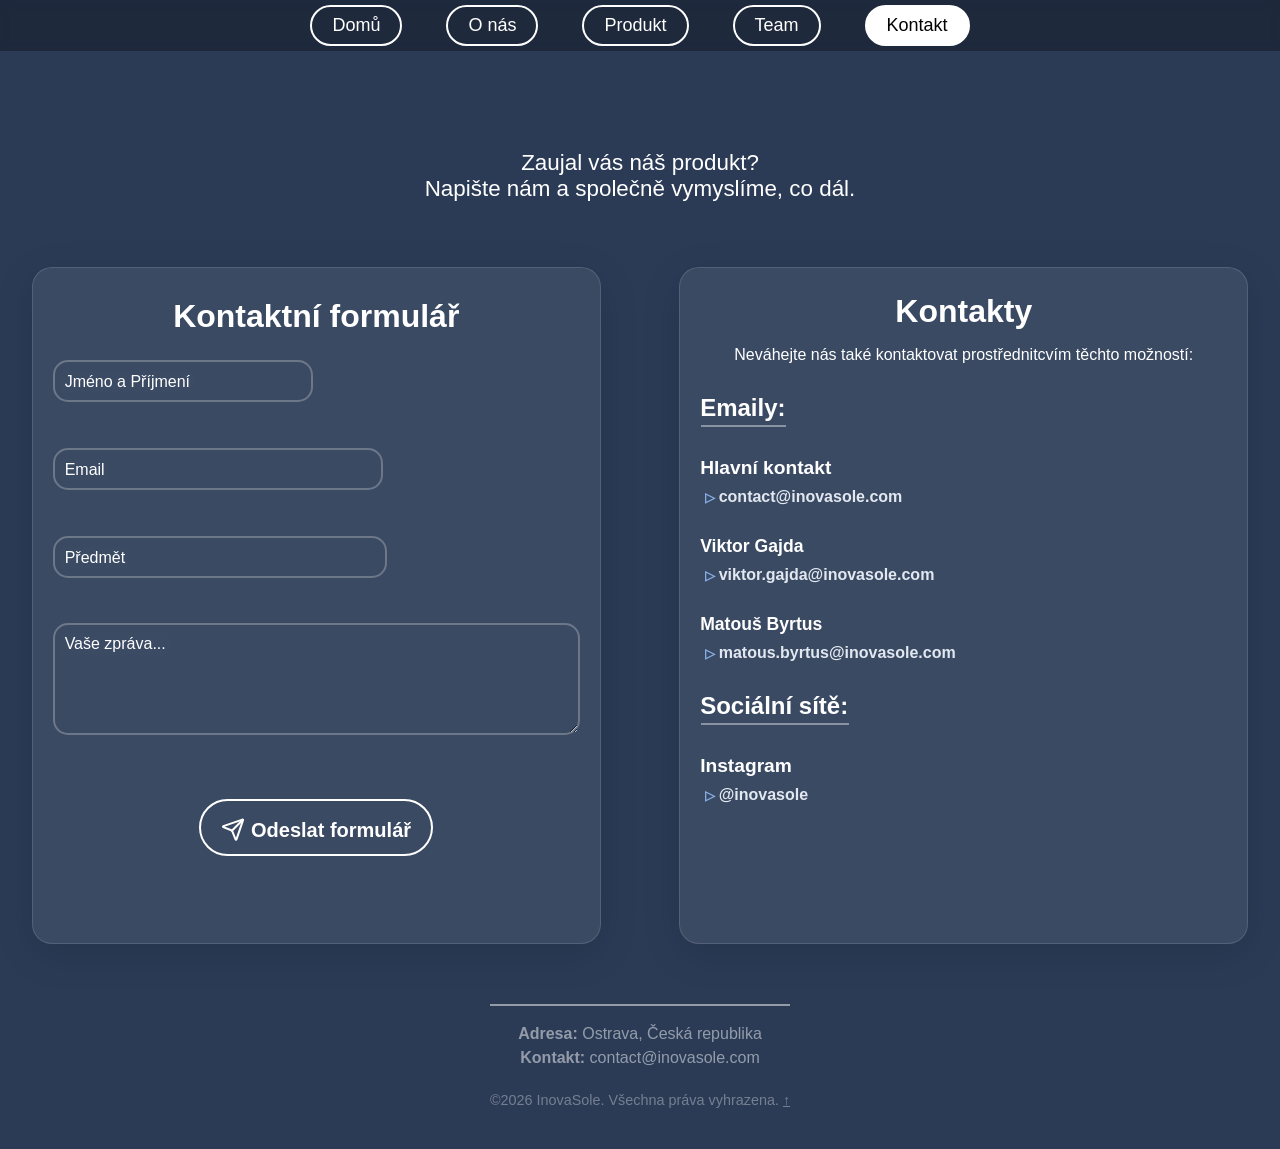
<file: kontakt.html>
<!doctype html>
<html lang="cs">
  <head>
    <meta charset="UTF-8" />
    <meta name="viewport" content="width=device-width, initial-scale=1.0" />
    <title>Kontakt | InovaSole</title>

    <!--  FAVICONY - první svg (preferované), .ico se nelinkuje aby se stránka načetla rychleji, pro starší prohlížeče je ponechána v kořenovém adresáři  -->

    <link rel="icon" type="image/svg+xml" href="/favicon/favicon.svg" />
    <link rel="icon" type="image/png" href="/favicon/favicon-96x96.png" sizes="96x96" />
    <link rel="apple-touch-icon" sizes="180x180" href="/favicon/apple-touch-icon.png" />
    <meta name="apple-mobile-web-app-title" content="InovaSole" />
    <link rel="manifest" href="/favicon/site.webmanifest" />

    <link rel="stylesheet" href="kontakt-styly.css" />

    <script src="JAVASCRIPT NOW.js" defer></script>
    <script src="kontakt-script.js" defer></script>

  </head>
  <body class="kontakt-bg">
    <header>
      <nav class="horni-lista">
        <div id="menu" class="visible">
          <a href="index.html" class="nav-odkaz-domu">Domů</a>
          <a href="o-nas.html" class="produkt">O nás</a>
          <a href="produkt.html" class="produkt">Produkt</a>
          <a href="Sole Sens team.html" class="team">Team</a>
          <a href="kontakt.html" class="produkt active">Kontakt</a>
        </div>
      </nav>

      <div style="display: flex; justify-content: flex-end">
        <header class="navbar">
          <button class="hamburger" id="hamburger" aria-label="Otevřít navigaci">
            <span></span>
            <span></span>
            <span></span>
          </button>
        </header>

        <nav class="mobilni-menu" role="navigation" aria-label="Hlavní navigace">

          <ul class="mobile-nav">
            <li><a href="index.html">Domů</a></li>
            <li><a href="o-nas.html" class="active">O nás</a></li>
            <li><a href="produkt.html">Produkt</a></li>
            <li><a href="Sole Sens team.html">Team</a></li>
            <li><a href="kontakt.html" class="nav-active">kontakt</a></li>
          </ul>

        </nav>

      </div>
    </header>

    <main class="formular-main">

      <p class="desktop-podnadpis">Zaujal vás náš produkt?<br>Napište nám a společně vymyslíme, co dál.</p>

      <section class="formular-section">

      <h1 class="formular-nadpis" style="">Kontaktní formulář</h1>
      <p class="formular-podnadpis" style="">Zaujal vás náš produkt?<br>Napište nám a společně vymyslíme, co dál.</p>

        <form style="" class="formular-form" action="https://formsubmit.co/469afa659f72bcad3911eb48faa24648" method="POST">

          <h2 class="desktop-nadpis">Kontaktní formulář</h2>

          <div class="formular-groups-around-div">

            <div class="formular-jmeno">
              <div class="formular-jmeno-pole">
                <input class="formular-jmeno-input" type="text" id="formular-jmeno" name="jméno" autocomplete="name" placeholder=" ">
                <label class="formular-jmeno-label" for="formular-jmeno">Jméno a Příjmení</label>
                <span class="formular-jmeno-validace">

                  <svg class="ikona-valid" width="16" height="16" viewBox="0 0 24 24" fill="none" stroke="#4ade80" stroke-width="2.5" stroke-linecap="round" stroke-linejoin="round">
                    <polyline points="18 5 9 18 5 13"></polyline>
                  </svg>

                  <svg class="ikona-invalid" width="16" height="16" viewBox="0 0 24 24" fill="none" stroke="#ff6b6b" stroke-width="2.5" stroke-linecap="round" stroke-linejoin="round">
                    <line x1="18" y1="6" x2="6" y2="18"></line>
                    <line x1="6" y1="6" x2="18" y2="18"></line>
                  </svg>

                </span>
              </div>
              <small class="formular-jmeno-hlaska"></small>
            </div>

            <div class="formular-email">
              <div class="formular-email-pole">
                <input class="formular-email-input" type="email" id="formular-email" name="email" autocomplete="email" placeholder=" ">
                <label class="formular-email-label" for="formular-email">Email</label>
                <span class="formular-email-validace">

                  <svg class="ikona-valid" width="16" height="16" viewBox="0 0 24 24" fill="none" stroke="#4ade80" stroke-width="2.5" stroke-linecap="round" stroke-linejoin="round">
                    <polyline points="18 5 9 18 5 13"></polyline>
                  </svg>

                  <svg class="ikona-invalid" width="16" height="16" viewBox="0 0 24 24" fill="none" stroke="#ff6b6b" stroke-width="2.5" stroke-linecap="round" stroke-linejoin="round">
                    <line x1="18" y1="6" x2="6" y2="18"></line>
                    <line x1="6" y1="6" x2="18" y2="18"></line>
                  </svg>

                </span>
              </div>
              <small class="formular-email-hlaska"></small>
            </div>

            <div class="formular-predmet">
              <div class="formular-predmet-pole">
                <input class="formular-predmet-input" type="text" name="předmět" id="formular-predmet" placeholder=" ">
                <label class="formular-predmet-label" for="formular-predmet">Předmět</label>
                <span class="formular-predmet-validace">

                  <svg class="ikona-valid" width="16" height="16" viewBox="0 0 24 24" fill="none" stroke="#4ade80" stroke-width="2.5" stroke-linecap="round" stroke-linejoin="round">
                    <polyline points="18 5 9 18 5 13"></polyline>
                  </svg>

                  <svg class="ikona-invalid" width="16" height="16" viewBox="0 0 24 24" fill="none" stroke="#ff6b6b" stroke-width="2.5" stroke-linecap="round" stroke-linejoin="round">
                    <line x1="18" y1="6" x2="6" y2="18"></line>
                    <line x1="6" y1="6" x2="18" y2="18"></line>
                  </svg>

                </span>
              </div>
              <small class="formular-predmet-hlaska"></small>
            </div>

            <div class="formular-zprava">
              <small class="formular-zprava-hlaska"></small>
                <textarea class="formular-zprava-textarea" name="zpráva" id="formular-zprava" placeholder=" "></textarea>
                <label class="formular-zprava-label" for="formular-zprava">Vaše zpráva<span>...</span></label>
                <span class="formular-zprava-validace">

                  <svg class="ikona-valid" width="16" height="16" viewBox="0 0 24 24" fill="none" stroke="#4ade80" stroke-width="2.5" stroke-linecap="round" stroke-linejoin="round">
                    <polyline points="18 5 9 18 5 13"></polyline>
                  </svg>

                  <svg class="ikona-invalid" width="16" height="16" viewBox="0 0 24 24" fill="none" stroke="#ff6b6b" stroke-width="2.5" stroke-linecap="round" stroke-linejoin="round">
                    <line x1="18" y1="6" x2="6" y2="18"></line>
                    <line x1="6" y1="6" x2="18" y2="18"></line>
                  </svg>

                </span>
              <small class="formular-zprava-hlaska"></small>
            </div>

            <div class="formular-button">
              <button class="formular-submit" type="submit">
    
              <!-- ikona vlaštovky -->
              <span class="span-svg-vlastovka">
                <svg xmlns="http://www.w3.org/2000/svg" class="vlastovka-svg" width="24" height="24" viewBox="0 0 24 24" fill="none" stroke-width="2" stroke-linecap="round" stroke-linejoin="round">
                  <path d="M14.536 21.686a.5.5 0 0 0 .937-.024l6.5-19a.496.496 0 0 0-.635-.635l-19 6.5a.5.5 0 0 0-.024.937l7.93 3.18a2 2 0 0 1 1.112 1.11z"/>
                  <path d="m21.854 2.147-10.94 10.939"/>
                </svg>
              </span>

              <!-- ikona loaderu (defaultně skrytá) -->
              <span class="span-svg-loader" style="display: none;">
                <svg xmlns="http://www.w3.org/2000/svg" class="loader-svg" width="24" height="24" viewBox="0 0 24 24" fill="none" stroke-width="2.5" stroke-linecap="round" stroke-linejoin="round">
                  <path d="M21 12a9 9 0 1 1-6.21-8.58"/>
                </svg>
              </span>

                Odeslat formulář
              </button>
            </div>

            <p class="odeslani-hlaska" role="alert"></p>

          </div>

          <input type="hidden" name="_subject" id="subject" value="">
          <input type="hidden" name="_template" value="box">
          <input type="text" name="_honey" style="display: none;">
          <input type="hidden" name="_captcha" value="false">

          
        </form>

        <div class="podekovani-window" style="display: none;">
          <h2 class="podekovani-nadpis">Formulář byl odeslán!</h2>
          <p class="podekovani-text">Děkujeme za vaši zprávu. V nejbližší době se vám pokusíme ozvat prostřednictvím zadaného emailu.</p>
        </div>

      </section>

      <section class="kontakty-section">

        <div class="kontakty-window">
          <h1>Kontakty</h1>
          <p>Neváhejte nás také kontaktovat prostřednitcvím těchto možností:</p>

          <div class="kontakty-emaily">
            <h2>Emaily:</h2>
            <hr style="border: none; border-top: 2px solid rgba(255, 255, 255, 0.4); width: 85px; margin: 0 1px 30px; z-index: 2000;">
            <h3 class="hlavni-kontakt">Hlavní kontakt</h3>
            <a class="contact-inovasole-email" href="mailto:contact@inovasole.com"><span class="odrazka">▷ </span>contact@inovasole.com</a>

            <h3 class="osobni-kontakt">Viktor Gajda</h3>
            <a class="email-osobni" href="mailto:viktor.gajda@inovasole.com"><span class="odrazka">▷ </span>viktor.gajda@inovasole.com</a>

            <h3 class="osobni-kontakt">Matouš Byrtus</h3>
            <a class="email-osobni" href="mailto:matous.byrtus@inovasole.com"><span class="odrazka">▷ </span>matous.byrtus@inovasole.com</a>
          </div>

          <div class="socialni-site">
            <h2>Sociální sítě:</h2>
            <hr style="border: none; border-top: 2px solid rgba(255, 255, 255, 0.4); width: 148px; margin: 0 1px 30px; z-index: 2000;">
            <h3>Instagram</h3>
            <a href="https://www.instagram.com/inovasole" target="_blank"><span class="odrazka">▷ </span>@inovasole</a>
          </div>

        </div>

      </section>

    </main>

    <footer>
      <div class="ohraniceni">
        <p>
          <strong>Adresa: </strong>Ostrava, Česká republika <br />
          <strong>Kontakt: </strong>
          <a
            href="mailto:contact@inovasole.com"
            style="text-decoration: none; color: inherit"
            >contact@inovasole.com</a
          >
          <br />
        </p>
        <div style="margin-top: 20px; font-size: 0.9em; opacity: 0.7">
          <p>
            ©2026 InovaSole. Všechna práva vyhrazena.
            <a href="#" style="color: inherit">↑</a>
          </p>
        </div>
      </div>
    </footer>
  </body>
</html>
</file>
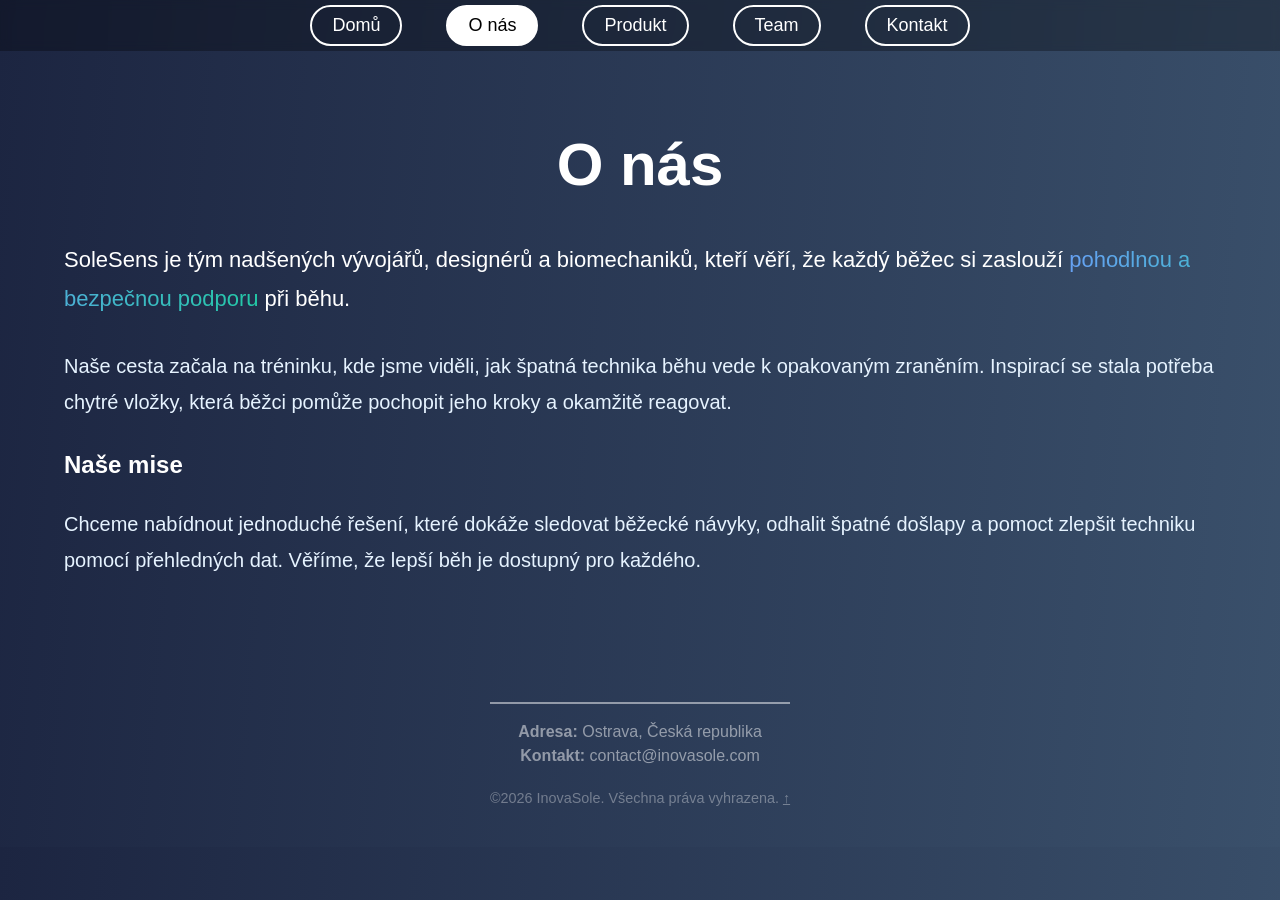
<file: o-nas.html>
<!doctype html>
<html lang="cs">
  <head>
    <meta charset="UTF-8" />
    <meta name="viewport" content="width=device-width, initial-scale=1.0" />
    <title>O nás | InovaSole</title>

    <!--  FAVICONY - první svg (preferované), .ico se nelinkuje aby se stránka načetla rychleji, pro starší prohlížeče je ponechána v kořenovém adresáři  -->

    <link rel="icon" type="image/svg+xml" href="/favicon/favicon.svg" />
    <link rel="icon" type="image/png" href="/favicon/favicon-96x96.png" sizes="96x96" />
    <link rel="apple-touch-icon" sizes="180x180" href="/favicon/apple-touch-icon.png" />
    <meta name="apple-mobile-web-app-title" content="InovaSole" />
    <link rel="manifest" href="/favicon/site.webmanifest" />

    <link rel="stylesheet" href="css stranky.css" />

    <script src="JAVASCRIPT NOW.js" defer></script>
    
  </head>
  <body id="bg">
    <header>
      <nav class="horni-lista">
        <div id="menu" class="visible">
          <a href="index.html" class="nav-odkaz-domu">Domů</a>
          <a href="o-nas.html" class="produkt active">O nás</a>
          <a href="produkt.html" class="produkt">Produkt</a>
          <a href="Sole Sens team.html" class="team">Team</a>
          <a href="kontakt.html" class="produkt">Kontakt</a>
        </div>
      </nav>
      <div style="display: flex; justify-content: flex-end">
        <header class="navbar">
          <button class="hamburger" id="hamburger" aria-label="Otevřít navigaci">
            <span></span>
            <span></span>
            <span></span>
          </button>
        </header>

        <nav class="mobilni-menu" role="navigation" aria-label="Hlavní navigace">

          <ul class="mobile-nav">
            <li><a href="index.html">Domů</a></li>
            <li><a href="o-nas.html" class="nav-active">O nás</a></li>
            <li><a href="produkt.html">Produkt</a></li>
            <li><a href="Sole Sens team.html">Team</a></li>
            <li><a href="kontakt.html">kontakt</a></li>
          </ul>

        </nav>

      </div>
    </header>

    <article>
      <div class="kont">
        <h1 class="nadpis">O nás</h1>
        <div class="product-container">
          <p class="p-intro">
            SoleSens je tým nadšených vývojářů, designérů a biomechaniků, kteří
            věří, že každý běžec si zaslouží
            <span class="zvyrazneni">pohodlnou a bezpečnou podporu</span> při
            běhu.
          </p>
          <p class="p-text2">
            Naše cesta začala na tréninku, kde jsme viděli, jak špatná technika
            běhu vede k opakovaným zraněním. Inspirací se stala potřeba chytré
            vložky, která běžci pomůže pochopit jeho kroky a okamžitě reagovat.
          </p>

          <h2 class="nadpis-strana4">Naše mise</h2>
          <p class="p-text2">
            Chceme nabídnout jednoduché řešení, které dokáže sledovat běžecké
            návyky, odhalit špatné došlapy a pomoct zlepšit techniku pomocí
            přehledných dat. Věříme, že lepší běh je dostupný pro každého.
          </p>
        </div>
      </div>
    </article>
    <footer>
      <div class="ohraniceni">
        <p>
          <strong>Adresa: </strong> Ostrava, Česká republika <br />
          <strong>Kontakt: </strong>
          <a
            href="mailto:contact@inovasole.com"
            style="text-decoration: none; color: inherit"
            >contact@inovasole.com</a
          >
          <br />
        </p>
        <div style="margin-top: 20px; font-size: 0.9em; opacity: 0.7">
          <p>
            ©2026 InovaSole. Všechna práva vyhrazena.
            <a href="#" style="color: inherit">↑</a>
          </p>
        </div>
      </div>
    </footer>
  </body>
</html>
</file>
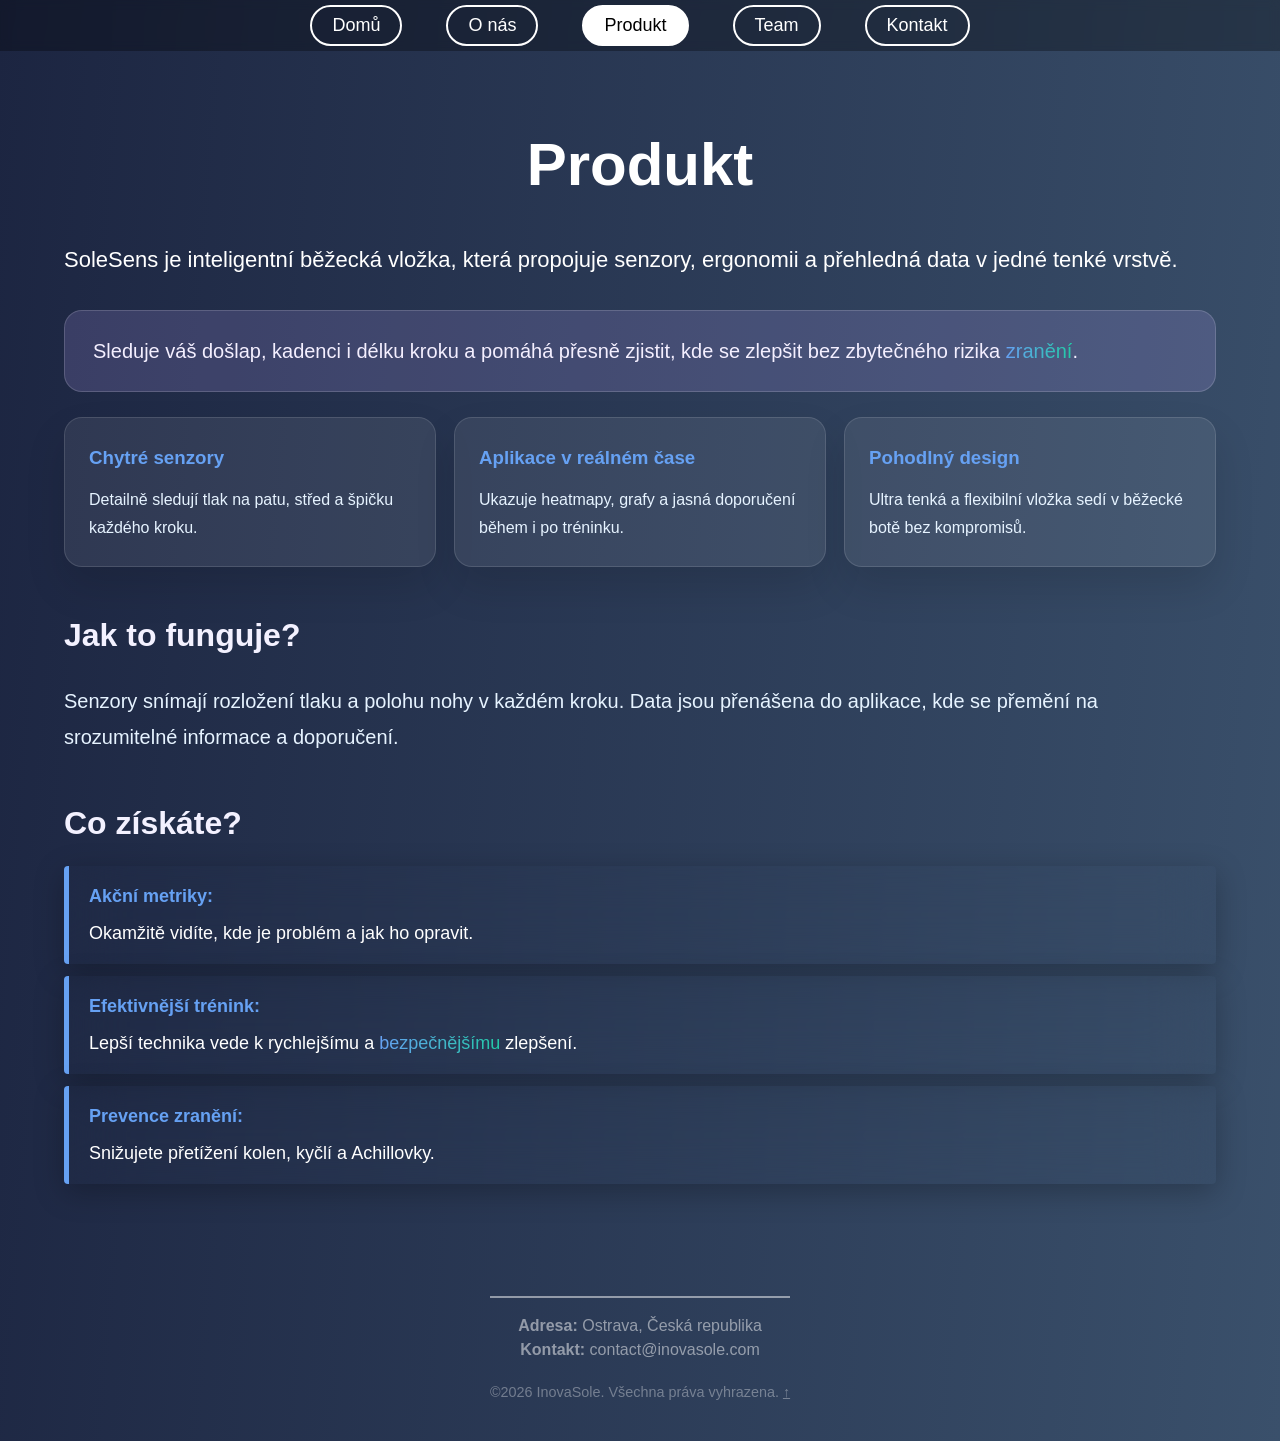
<file: produkt.html>
<!doctype html>
<html lang="cs">
  <head>
    <meta charset="UTF-8" />
    <meta name="viewport" content="width=device-width, initial-scale=1.0" />
    <title>Produkt | InovaSole</title>

    <!--  FAVICONY - první svg (preferované), .ico se nelinkuje aby se stránka načetla rychleji, pro starší prohlížeče je ponechána v kořenovém adresáři  -->

    <link rel="icon" type="image/svg+xml" href="/favicon/favicon.svg" />
    <link rel="icon" type="image/png" href="/favicon/favicon-96x96.png" sizes="96x96" />
    <link rel="apple-touch-icon" sizes="180x180" href="/favicon/apple-touch-icon.png" />
    <meta name="apple-mobile-web-app-title" content="InovaSole" />
    <link rel="manifest" href="/favicon/site.webmanifest" />

    <link rel="stylesheet" href="css stranky.css" />

    <script src="JAVASCRIPT NOW.js" defer></script>

  </head>
  <body id="bg">
    <header>
      <nav class="horni-lista">
        <div id="menu" class="visible">
          <a href="index.html" class="nav-odkaz-domu">Domů</a>
          <a href="o-nas.html" class="produkt">O nás</a>
          <a href="produkt.html" class="produkt active">Produkt</a>
          <a href="Sole Sens team.html" class="team">Team</a>
          <a href="kontakt.html" class="produkt">Kontakt</a>
        </div>
      </nav>
      <div style="display: flex; justify-content: flex-end">
        <header class="navbar">
          <button class="hamburger" id="hamburger" aria-label="Otevřít navigaci">
            <span></span>
            <span></span>
            <span></span>
          </button>
        </header>

        <nav class="mobilni-menu" role="navigation" aria-label="Hlavní navigace">

          <ul class="mobile-nav">
            <li><a href="index.html">Domů</a></li>
            <li><a href="o-nas.html" class="active">O nás</a></li>
            <li><a href="produkt.html" class="nav-active">Produkt</a></li>
            <li><a href="Sole Sens team.html">Team</a></li>
            <li><a href="kontakt.html">kontakt</a></li>
          </ul>

        </nav>

      </div>
    </header>

    <article>
      <div class="kont">
        <h1 class="nadpis">Produkt</h1>
        <div class="product-container">
          <p class="p-intro">
            SoleSens je inteligentní běžecká vložka, která propojuje senzory,
            ergonomii a přehledná data v jedné tenké vrstvě.
          </p>

          <div class="product-highlight">
            Sleduje váš došlap, kadenci i délku kroku a pomáhá přesně zjistit,
            kde se zlepšit bez zbytečného rizika
            <span class="zvyrazneni">zranění</span>.
          </div>

          <div class="feature-cards">
            <div class="feature-card">
              <h3>Chytré senzory</h3>
              <p>
                Detailně sledují tlak na patu, střed a špičku každého kroku.
              </p>
            </div>
            <div class="feature-card">
              <h3>Aplikace v reálném čase</h3>
              <p>
                Ukazuje heatmapy, grafy a jasná doporučení během i po tréninku.
              </p>
            </div>
            <div class="feature-card">
              <h3>Pohodlný design</h3>
              <p>
                Ultra tenká a flexibilní vložka sedí v běžecké botě bez
                kompromisů.
              </p>
            </div>
          </div>

          <h2 class="section-title">Jak to funguje?</h2>
          <p class="p-text2">
            Senzory snímají rozložení tlaku a polohu nohy v každém kroku. Data
            jsou přenášena do aplikace, kde se přemění na srozumitelné informace
            a doporučení.
          </p>

          <h2 class="section-title">Co získáte?</h2>
          <ul class="layers-list">
            <li>
              <strong>Akční metriky: </strong>Okamžitě vidíte, kde je problém a
              jak ho opravit.
            </li>
            <li>
              <strong>Efektivnější trénink: </strong>Lepší technika vede k
              rychlejšímu a
              <span class="zvyrazneni">bezpečnějšímu</span> zlepšení.
            </li>
            <li>
              <strong>Prevence zranění: </strong>Snižujete přetížení kolen,
              kyčlí a Achillovky.
            </li>
          </ul>
        </div>
      </div>
    </article>

    <footer>
      <div class="ohraniceni">
        <p>
          <strong>Adresa: </strong>Ostrava, Česká republika <br />
          <strong>Kontakt: </strong>
          <a
            href="mailto:contact@inovasole.com"
            style="text-decoration: none; color: inherit"
            >contact@inovasole.com</a
          >
          <br />
        </p>
        <div style="margin-top: 20px; font-size: 0.9em; opacity: 0.7">
          <p>
            ©2026 InovaSole. Všechna práva vyhrazena.
            <a href="#" style="color: inherit">↑</a>
          </p>
        </div>
      </div>
    </footer>
  </body>
</html>
</file>
<file: kontakt-styly.css>
:root {
  --zelena: #4ade80;
  --cervena: #ff6b6b;
}

.kontakt-bg {
    margin: 0;
    padding: 0;
    scroll-behavior: smooth;
    font-family: "Questrial", sans-serif;
    color: white;
    width: 100%;
    max-width: 100%;
    overflow-x: clip;

    background-color: #2b3b56;

    display: flex;
    flex-direction: column;
    align-items: center;
    justify-items: center; 

    scrollbar-width: thin;
    scrollbar-color: rgba(255, 255, 255, 0.4);
}

.horni-lista {
  position: fixed;
  top: 0;
  left: 0;
  width: 100%;
  margin: 0;
  text-align: center;
  z-index: 3000;
  background: rgba(0, 0, 0, 0.3);
  backdrop-filter: blur(5px);
  -webkit-backdrop-filter: blur(5px);
}

#menu {
  display: flex;
  justify-content: center;
  opacity: 1;
  transition: opacity 0.5s ease;
}

#logo-svg.visible {
  opacity: 1;
  transform: rotate(0deg) scale(1);
}

.nav-odkaz-domu {
  color: white;
  text-decoration: none;
  font-size: 18px;
  border: 2px solid white;
  padding: 8px 20px;
  border-radius: 999px;
  transition: background-color 0.3s, color 0.3s;
  cursor: pointer;
  font-family: sans-serif;
  margin: 5px 22px 5px;
  transition: 0.3s background-color, 0.3s color;
}
.nav-odkaz-domu:hover {
  background-color: white;
  color: #000;
}

.produkt,
.team {
  color: white;
  text-decoration: none;
  font-size: 18px;
  border: 2px solid white;
  padding: 8px 20px;
  border-radius: 999px;
  cursor: pointer;
  font-family: sans-serif;
  margin: 5px 22px 5px;
  transition:
    0.3s background-color,
    0.3s color;
}

.produkt.active,
.team.active {
  background-color: white;
  color: #000;
}

.produkt:hover {
  background-color: white;
  color: #000;
}

.navbar {
  position: fixed;
  top: 0;
  right: 0;
  height: 56px;
  padding: 0 16px;
  display: none;
  align-items: center;
  justify-content: space-between;
  z-index: 3001;
}

@media (max-width: 768px) {
  .navbar {
    display: flex;
  }
}

.hamburger {
  width: 38px;
  height: 27px;
  background: none;
  border: none;
  display: flex;
  flex-direction: column;
  justify-content: space-between;
  cursor: pointer;
  position: fixed;
  right: 20px;
}

.hamburger span {
  height: 3px;
  width: 100%;
  background: #ffffff;
  border-radius: 2px;
  transition: 0.3s;
}

.hamburger.active span:nth-child(1) {
  transform: rotate(45deg) translateY(14.5px);
}

.hamburger.active span:nth-child(2) {
  opacity: 0;
}

.hamburger.active span:nth-child(3) {
  transform: rotate(-45deg) translateY(-15.5px);
}

.mobilni-menu {
  display: flex;
  position: fixed;
  right: 10px;
  top: 48px;
  padding: 15px 30px 15px 0;
  transform: translateX(110%);
  align-items: center;
  justify-content: center;
  backdrop-filter: blur(10px);
  -webkit-backdrop-filter: blur(10px);
  box-shadow: 0 8px 30px rgba(0, 0, 0, 0.25);
  border-radius: 15px;
  opacity: 0;
  pointer-events: none;

  transition: transform 0.2s ease-in-out, opacity 0.15s ease-in-out;
  z-index: 3000;
}

.mobilni-menu ul {
  list-style: none;
}

.mobilni-menu.open {
  transform: translateX(0);
  opacity: 1;
  pointer-events: auto;
}

.mobile-nav a {
  color: white;
  text-decoration: none;
  font-size: 18px;
  border: 2px solid white;
  padding: 6px 20px;
  border-radius: 999px;
  width: fit-content;
  display: block;
  margin: 6px auto;
  text-align: center;
  cursor: pointer;
  font-family: "Questrial", sans-serif;
  transition:
    0.3s background-color,
    0.3s color;
}

.mobile-nav a:hover {
  background-color: white;
  color: #000;
}

.nav-active {
  background-color: white;
  color: #000000 !important;
}

@media (max-width: 768px) {
  .navbar {
    display: flex;
  }
  #menu {
    display: none;
  }

  .box-team {
    width: 320px;
    flex-direction: column;
    height: auto;
  }

  .foto-sekce,
  .obsah-sekce {
    width: 100%;
  }
  .foto-sekce {
    height: 300px;
  }

  .nadpis {
    font-size: 45px;
  }
  .logo {
    width: 45px;
  }
}

footer {
  margin-top: 50px;
  color: white;
  font-family: "Questrial", sans-serif;
  height: 15vh;
  text-align: center;
  padding: 10px;
  line-height: 1.5;
  opacity: 0.7;
}

.ohraniceni {
  border-top: 2px white solid;
  opacity: 0.7;
}



.kontakt-bg {
  background-color: #2b3b56 !important;
}

.formular-main {
  width: 100%;
  margin: 80px 0 0;
  padding: 0;
  background-color: #2b3b56 !important;
}

.formular-nadpis {
  font-size: 2rem;
  color: #ffffff;
  margin: 0 auto;
  text-align: center;
}

.formular-podnadpis {
  font-size: 1.1rem;
  margin: 20px auto 25px;
  text-align: center;
  line-height: 1.4;
}

.formular-form {
  width: 80%;
  max-width: 800px;
  margin: 0 auto;
  border: 1px solid rgba(255, 255, 255, 0.12);
  border-radius: 20px;
  background: rgba(255, 255, 255, 0.08);
  box-shadow: 0 10px 40px rgba(0, 0, 0, 0.12);
  padding: 30px 20px 25px;
}

.formular-groups-around-div {
  display: grid;
  grid-template-columns: 1fr;
  gap: 30px;
  justify-items: center;
}

/*   POLE FORMULÁŘE  */

.formular-jmeno, .formular-email, .formular-predmet {
  display: flex;
  flex-direction: column;
  width: 100%;
  justify-items: center;
}

.formular-jmeno-pole {
  position: relative;
  width: 100%;
  max-width: 260px;
  margin: 0 auto;
}

.formular-email-pole {
  position: relative;
  width: 100%;
  max-width: 330px;
  margin: 0 auto;
}

.formular-predmet-pole {
  position: relative;
  width: 100%;
  max-width: 334px;
  margin: 0 auto;
}

.formular-jmeno-input, .formular-email-input, .formular-predmet-input {
  width: 100%;
  outline: none;
  padding: 10px 30px 10px 10px;
  border: 2px solid rgba(253, 249, 249, 0.25);
  border-radius: 15px;
  background-color: transparent;

  color: #ffffff;
  font-size: 1rem;
  font-weight: 600;

  box-sizing: border-box;
  box-shadow: 0 0 0 rgba(74, 222, 128, 0.2);

  transition: border-color 0.2s ease-in-out, box-shadow 0.2s ease-in-out;
}
.formular-jmeno-label, .formular-email-label, .formular-predmet-label {
  position: absolute;
  left: 8px;
  top: 50%;
  transform: translateY(-45%);
  color: #ffffff;
  font-size: 1rem;
  pointer-events: none;
  border-radius: 5px;
  
  padding: 2px 4px;
  background-color: #3c4b64;

  transition: top 0.3s ease-in-out, transform 0.3s ease-in-out, font-size 0.3s ease-in-out, color 0.3s ease-in-out;
}

.formular-jmeno-validace, .formular-email-validace, .formular-predmet-validace {
  display: inline;
  color: var(--zelena);
  position: absolute;
  top: 50%;
  right: 14px;
  transform: translateY(-50%);
}
.formular-jmeno .ikona-valid, .formular-email .ikona-valid, .formular-predmet .ikona-valid {
  display: none;
}
.formular-jmeno .ikona-invalid, .formular-email .ikona-invalid, .formular-predmet .ikona-invalid {
  display: none;
}

.formular-jmeno.valid .ikona-valid, .formular-email.valid .ikona-valid, .formular-predmet.valid .ikona-valid {
  display: block;
}
.formular-jmeno.invalid .ikona-invalid, .formular-email.invalid .ikona-invalid, .formular-predmet.invalid .ikona-invalid {
  display: block;
}
.formular-jmeno.valid .ikona-invalid, .formular-email.valid .ikona-invalid, .formular-predmet.valid .ikona-invalid {
  display: none;
}
.formular-jmeno.invalid .ikona-valid, .formular-email.invalid .ikona-valid, .formular-predmet.invalid .ikona-valid {
  display: none;
}

.formular-jmeno-hlaska, .formular-email-hlaska, .formular-predmet-hlaska {
  color: var(--cervena);
  font-size: 0.8rem;
  margin: 3px 0 0;
  min-height: 0.8rem;
  text-align: center;

  -webkit-user-select: none; /* Pro Safari a starší verze Chrome/Edge */
  user-select: none;
}

@media (min-width: 900px) {
  .formular-jmeno-hlaska, .formular-email-hlaska, .formular-predmet-hlaska {
    text-align: left;
  }
}

.formular-jmeno-input:focus ~ .formular-jmeno-label, .formular-jmeno-input:not(:placeholder-shown) ~ .formular-jmeno-label,
.formular-email-input:focus ~ .formular-email-label, .formular-email-input:not(:placeholder-shown) ~ .formular-email-label,
.formular-predmet-input:focus ~.formular-predmet-label, .formular-predmet-input:not(:placeholder-shown) ~ .formular-predmet-label {
  top: 0;
  font-size: 0.7rem;
  color: rgba(255, 255, 255, 0.8);
  transform: translateY(-50%);
}

.formular-jmeno-input:focus, .formular-email-input:focus, .formular-predmet-input:focus {
  border-color: #66a1f3;
}

.formular-jmeno.valid .formular-jmeno-input:not(:placeholder-shown), 
.formular-email.valid .formular-email-input:not(:placeholder-shown),
.formular-predmet.valid .formular-predmet-input:not(:placeholder-shown) {
  border-color: var(--zelena);
}
.formular-jmeno.valid .formular-jmeno-input:not(:placeholder-shown) ~ .formular-jmeno-label,
.formular-email.valid .formular-email-input:not(:placeholder-shown) ~ .formular-email-label,
.formular-predmet.valid .formular-predmet-input:not(:placeholder-shown) ~ .formular-predmet-label {
  color: var(--zelena);
}
.formular-jmeno.valid .formular-jmeno-input:not(:placeholder-shown):focus,
.formular-email.valid .formular-email-input:not(:placeholder-shown):focus,
.formular-predmet.valid .formular-predmet-input:not(:placeholder-shown):focus {
  box-shadow: 0 3px 12px rgba(74, 222, 128, 0.2);
}

.formular-jmeno.invalid .formular-jmeno-input:not(:placeholder-shown),
.formular-email.invalid .formular-email-input:not(:placeholder-shown),
.formular-predmet.invalid .formular-predmet-input:not(:placeholder-shown) {
  border-color: var(--cervena);
}
.formular-jmeno.invalid .formular-jmeno-input:not(:placeholder-shown) ~ .formular-jmeno-label,
.formular-email.invalid .formular-email-input:not(:placeholder-shown) ~ .formular-email-label,
.formular-predmet.invalid .formular-predmet-input:not(:placeholder-shown) ~ .formular-predmet-label {
  color: var(--cervena);
}
.formular-jmeno.invalid .formular-jmeno-input:not(:placeholder-shown):focus,
.formular-email.invalid .formular-email-input:not(:placeholder-shown):focus,
.formular-predmet.invalid .formular-predmet-input:not(:placeholder-shown):focus {
  box-shadow: 0 3px 12px rgba(255, 107, 107, 0.25);
}
.formular-jmeno-input:-webkit-autofill,
.formular-email-input:-webkit-autofill {
  border-color: var(--zelena);
  box-shadow: inset 0 0 0 1000px transparent;
  -webkit-text-fill-color: #ffffff;
  transition: background-color 9999s ease-in-out 0s;
}
.formular-jmeno-input:-webkit-autofill:focus,
.formular-email-input:-webkit-autofill:focus {
  border-color: var(--zelena);
  box-shadow: 0 3px 12px rgba(74, 222, 128, 0.2), inset 0 0 0 1000px transparent;
  -webkit-text-fill-color: #ffffff;
  transition: background-color 9999s ease-in-out 0s;
}
.formular-jmeno-input:-webkit-autofill ~ .formular-jmeno-label, .formular-jmeno-input:-webkit-autofill:focus ~ .formular-jmeno-label,
.formular-email-input:-webkit-autofill ~ .formular-email-label, .formular-email-input:-webkit-autofill:focus ~ .formular-email-label {
  color: var(--zelena);
}

.formular-zprava {
  position: relative;
  width: 100%;
  max-width: 700px;
  margin: 0 auto;
}

.formular-zprava-textarea {
  outline: none;
  padding: 10px 30px 10px 10px;
  border: 2px solid rgba(253, 249, 249, 0.25);
  border-radius: 15px;
  background-color: transparent;
  width: 100%;
  resize: vertical;
  height: 7rem;
  min-height: 2.1rem;
  max-height: 26rem;

  color: #ffffff;
  font-size: 1rem;
  font-weight: 600;

  box-sizing: border-box;
  box-shadow: 0 0 0 rgba(74, 222, 128, 0.2);

  transition: border-color 0.2s ease-in-out, box-shadow 0.2s ease-in-out;
}
.formular-zprava-label {
  position: absolute;

  left: 8px;
  top: 20px;
  transform: translateY(-45%);
  color: #ffffff;
  font-size: 1rem;
  pointer-events: none;
  border-radius: 5px;

  padding: 2px 4px;
  background-color: #3c4b64;

  transition: top 0.3s ease-in-out, transform 0.3s ease-in-out, font-size 0.3s ease-in-out, color 0.3s ease-in-out;
}
.formular-zprava-label span {
  display: inline;
  opacity: 1;

  /* transition: "vlastnost" "trvání" "časování" "ZPOŽDĚNÍ" */
  /* Při návratu počká 0.3s a až pak plynule naběhne */
  transition: 
    opacity 0.2s ease 0.3s, 
    display 0.2s allow-discrete 0.3s;
}

/* Skrytý stav (textarea má focus nebo text) */
.formular-zprava-textarea:focus ~ .formular-zprava-label span,
.formular-zprava-textarea:not(:placeholder-shown) ~ .formular-zprava-label span {
  display: none;
  opacity: 0;

  /* Při schovávání zmizí okamžitě bez zpoždění */
  transition: 
    opacity 0.15s ease 0s, 
    display 0.15s allow-discrete 0s;
}

/* Výchozí bod pro animaci z display: none zpět do display: inline */
@starting-style {
  .formular-zprava-label span {
    opacity: 0;
  }
}

.formular-zprava-hlaska {
  display: flex;
  position: absolute;
  top: -14px;
  right: 15px;
  color: var(--cervena);
  font-size: 0.8rem;

  -webkit-user-select: none; /* Pro Safari a starší verze Chrome/Edge */
  user-select: none;
}


.formular-zprava-textarea:focus ~ .formular-zprava-label,
.formular-zprava-textarea:not(:placeholder-shown) ~ .formular-zprava-label {
  top: 0;
  font-size: 0.7rem;
  color: rgba(255, 255, 255, 0.8);
  transform: translateY(-50%);
}

.formular-zprava-textarea:focus {
  border-color: #66a1f3;
}

.formular-zprava-validace {
  display: inline;
  color: var(--zelena);
  position: absolute;
  top: 18px;
  right: 10px;
  transform: translateY(-50%);
}

.formular-zprava .ikona-valid {
  display: none;
}
.formular-zprava .ikona-invalid {
  display: none;
}
.formular-zprava.valid .ikona-valid {
  display: block;
}
.formular-zprava.valid .ikona-invalid {
  display: none;
}
.formular-zprava.invalid .ikona-valid {
  display: none;
}
.formular-zprava.invalid .ikona-invalid {
  display: block;
}

.formular-zprava.valid .formular-zprava-textarea:not(:placeholder-shown) {
  border-color: var(--zelena);
}

.formular-zprava.valid .formular-zprava-textarea:not(:placeholder-shown) ~ .formular-zprava-label {
  color: var(--zelena);
}
.formular-zprava.valid .formular-zprava-textarea:not(:placeholder-shown):focus {
  box-shadow: 0 3px 12px rgba(74, 222, 128, 0.2);
}

.formular-zprava.invalid .formular-zprava-textarea:not(:placeholder-shown) {
  border-color: var(--cervena);
}
.formular-zprava.invalid .formular-zprava-textarea:not(:placeholder-shown) ~ .formular-zprava-label {
  color: var(--cervena);
}
.formular-zprava.invalid .formular-zprava-textarea:not(:placeholder-shown):focus {
  box-shadow: 0 3px 12px rgba(255, 107, 107, 0.25);
}

.formular-button {
  margin: 30px auto 0;
}

.formular-submit {
  font-size: 1.25rem;
  font-weight: 600;
  color: #ffffff;
  padding: 12px 20px;
  background-color: transparent;
  border: 2px solid #ffffff;
  border-radius: 50px;

  transition: transform 0.2s ease-in-out, background-color 0.2s ease-in-out, color 0.2s ease-in-out, opacity 0.2s ease-in-out;
}

/* Hover funguje jen v případě, že tlačítko NENÍ zablokované */
.formular-submit:hover:not(:disabled) {
  cursor: pointer;
  transform: scale(1.01);
  background-color: #ffffff;
  color: black;
}

.vlastovka-svg,
.loader-svg {
  stroke: #ffffff;
  transition: stroke 0.2s ease-in-out;
}

.span-svg-vlastovka,
.span-svg-loader {
  display: inline-block;
  transform: translateY(16%);
}

.formular-submit:hover:not(:disabled) .vlastovka-svg {
  stroke: #000000;
}

/* --- NOVÉ STYLY PRO PROCES ODESÍLÁNÍ --- */

/* Vzhled zablokovaného tlačítka */
.formular-submit:disabled {
  opacity: 0.5;
  cursor: not-allowed;
}

/* Animace otáčení spinneru */
@keyframes roztoceni {
  0% {
    transform: rotate(0deg);
  }
  100% {
    transform: rotate(360deg);
  }
}

.loader-svg {
  animation: roztoceni 1s linear infinite;
}

.kontakty-section {
  margin: 0;
  padding: 0;
  width: 100%;
}

.kontakty-window {
  width: 80%;
  max-width: 800px;
  margin: 60px auto 0;
  border: 1px solid rgba(255, 255, 255, 0.12);
  border-radius: 20px;
  background: rgba(255, 255, 255, 0.08);
  box-shadow: 0 10px 40px rgba(0, 0, 0, 0.12);
  padding: 0 20px 25px;
}

.kontakty-window h1 {
  color: #ffffff;
  font-size: 2rem;
  font-weight: 700;
  margin: 25px 0 0;
  text-align: center;
}

.kontakty-window p {
  color: #ffffff;
  font-size: 1rem;
  text-align: center;
}

.kontakty-emaily h2,
.socialni-site h2 {
  color: #ffffff;
  font-size: 1.5rem;
  font-weight: 600;
  margin: 30px 0 3px;
}

.hlavni-kontakt {
  color: #ffffff;
  font-size: 1.2rem;
  font-weight: 600;
  margin: 30px 0 3px;
}

.osobni-kontakt {
  color: #ffffff;
  font-size: 1.1rem;
  font-weight: 600;
  margin: 30px 0 3px;
}

.kontakty-emaily p {
  color: #ffffff;
  font-size: 0.9rem;
  font-weight: 400;
  text-align: left;
  margin: 0 0 10px;
}

.contact-inovasole-email {
  display: inline-block;
  color: #e2e8f0;
  font-size: 1rem;
  text-decoration: none;
  margin: 6px 0 0 5px;
  font-weight: 600;
  transform-origin: 0 50%;

  transition: transform 0.2s ease-out, color 0.2s ease-out, text-shadow 0.2s ease-in-out;
}

.email-osobni {
  display: inline-block;
  color: #e2e8f0;
  font-size: 1rem;
  text-decoration: none;
  margin: 6px 0 0 5px;
  font-weight: 600;
  transform-origin: 0 50%;

  transition: transform 0.2s ease-out, color 0.2s ease-out, text-shadow 0.2s ease-in-out;
}

.socialni-site h3 {
  color: #ffffff;
  font-size: 1.2rem;
  font-weight: 600;
  margin: 30px 0 3px;
}

.socialni-site a {
  display: inline-block;
  color: #e2e8f0;
  font-size: 1rem;
  text-decoration: none;
  margin: 6px 0 0 5px;
  font-weight: 600;
  transform-origin: 0 50%;

  transition: transform 0.2s ease-out, color 0.2s ease-out, text-shadow 0.2s ease-in-out;
}

.odrazka {
  color: #88b0e7;
  font-size: 0.8em;
  font-weight: 800;
}

.socialni-site a:hover,
.email-osobni:hover,
.contact-inovasole-email:hover {
  cursor: pointer;
  color: #66a1f3;
  transform: scale(1.04);
  text-shadow: rgba(255, 255, 255, 0.2);
}

.desktop-podnadpis, .desktop-nadpis {
  display: none;
}

@media (min-width: 900px) {
  .formular-main {
    display: grid;
    grid-template-columns: repeat(2, 1fr);
    gap: 15px;
    align-items: stretch;
  }
  .formular-nadpis, .formular-podnadpis {
    display: none;
  }

  .desktop-podnadpis {
    display: block;
    font-size: 1.4rem;
    color: #ffffff;
    width: 85vw;
    max-width: 600px;
    margin: 70px auto 50px;
    grid-column: 1/-1;
    text-align: center;
  }

  .desktop-nadpis {
    display: block;
    font-size: 2rem;
    color: #ffffff;
    text-align: center;
    margin: 0 0 25px;
  }

  .kontakty-window {
    margin-top: 0;
    margin-bottom: 0;
    height: 100%;
    box-sizing: border-box;
    width: 90%;
  }
  .formular-form {
    margin-top: 0;
    margin-bottom: 0;
    height: max-content;
    box-sizing: border-box;
    width: 90%;
  }

  .formular-section, .kontakty-section {
    height: 100%;
    margin-top: 0;
    margin-bottom: 0;
    box-sizing: border-box;
  }

  .formular-jmeno-pole, .formular-email-pole, .formular-predmet-pole {
    margin: 0;
  }
}

.podekovani-window {
  width: 80%;
  max-width: 800px;
  margin: 0 auto;
  height: 100%;
  border: 1px solid rgba(255, 255, 255, 0.12);
  border-radius: 20px;
  background: rgba(255, 255, 255, 0.08);
  box-shadow: 0 10px 40px rgba(0, 0, 0, 0.12);
  padding: 20px 20px 25px;
  color: white;
  box-sizing: border-box;
  flex-direction: column;
  justify-items: center;
}

@media (min-width: 900px) {
  .podekovani-window {
    width: 90%;
  }
}

.podekovani-nadpis {
    font-size: 2rem;
    text-align: center;

  }

.podekovani-text {
    font-size: 1.2rem;
    text-align: center;
    line-height: 1.4;
  }
</file>
<file: css stranky.css>
/* --- ZÁKLADNÍ NASTAVENÍ --- */
body,
#bg, html {
  margin: 0;
  background: linear-gradient(95deg, #1c2541, #3a506b);
  font-family: "Questrial", sans-serif;
  color: white;

  width: 100%;
  max-width: 100%;
  overflow-x: clip;
  margin: 0;
  padding: 0;
  display: flex;
  flex-direction: column;
  align-items: center;
  justify-items: center; 

  scrollbar-width: thin;
  scrollbar-color: rgba(255, 255, 255, 0.4);
}

/* --- LOGO A ANIMACE --- */
.logo {
  width: 60px;
  position: fixed;
  top: 12px;
  left: 12px;
  z-index: 1000;
}


.nav-odkaz-domu {
  color: white;
  text-decoration: none;
  font-size: 18px;
  border: 2px solid white;
  padding: 8px 20px;
  border-radius: 999px;
  transition: background-color 0.3s, color 0.3s;
  cursor: pointer;
  font-family: sans-serif;
  margin: 5px 22px 5px;
  transition: 0.3s background-color, 0.3s color;
}
.nav-odkaz-domu:hover {
  background-color: white;
  color: #000;
}

.produkt:hover {
  background-color: white;
  color: #000;
}

.team:hover {
  background-color: white;
  color: #000;
}

.pilulka:hover {
  background-color: white;
  color: #000;
}

.home-link svg {
  width: 28px;
  height: 28px;
  fill: #ffffff;
}

.kont {
  min-height: auto;
  display: flex;
  align-items: center;
  justify-content: center;
  flex-direction: column;
  padding: 80px 24px 40px;
  box-sizing: border-box;
}

.product-container {
  width: 90vw;
  margin: 0 auto;
  padding: 0 24px;
  font-family: "Segoe UI", Roboto, Helvetica, Arial, sans-serif;
  line-height: 1.75;
  color: #ffffff;
}

.ohraniceni {
  border-top: 2px white solid;
  opacity: 0.7;
}

footer {
  margin-top: 50px;
  color: white;
  font-family: "Questrial", sans-serif;
  height: 15vh;
  text-align: center;
  padding: 10px;
  line-height: 1.5;
  opacity: 0.7;
}



.wrap-nadpsis {
  min-height: calc(100vh - 15vh);
  display: flex;
  align-items: center;
  justify-content: center;
  padding: 110px 24px 40px;
  box-sizing: border-box;
}



.p-intro {
  font-size: 22px;
  font-weight: 500;
  margin-bottom: 30px;
  color: #ffffff;
  font-family: "Questrial", sans-serif;
}

.p-text2 {
  font-size: 20px;
  color: #e6f3ff;
  margin-bottom: 24px;
  line-height: 1.8;
}

.zvyrazneni {
  background: linear-gradient(90deg, #66a1f3, #22c9a6);
  -webkit-background-clip: text;
  background-clip: text;
  color: transparent;
}

.layers-list {
  list-style: none;
  padding: 0;
  margin: 0;
}

.layers-list li {
  margin-bottom: 12px;
  padding: 15px 20px;
  border-left: 5px solid #66a1f3;
  border-radius: 4px;
  font-size: 18px;
  transition: transform 0.2s ease;
  backdrop-filter: blur(30px);
  -webkit-backdrop-filter: blur(10px);
  box-shadow: 0 8px 30px rgba(0, 0, 0, 0.25);
}

.layers-list li:hover {
  transform: translateX(10px);
  box-shadow: 0 8px 30px rgba(253, 249, 249, 0.25);
}

.layers-list strong {
  color: #66a1f3;
  display: block;
  margin-bottom: 5px;
}

#logo-svg {
  opacity: 0;
  transform: rotate(-90deg) scale(0.95);
  transition: all 0.5s ease;
}

#logo-svg.visible {
  opacity: 1;
  transform: rotate(0deg) scale(1);
}

.draw {
  stroke-dasharray: 1000;
  stroke-dashoffset: 1000;
  transition: stroke-dashoffset 1.6s ease;
}

#logo-svg.visible .draw {
  stroke-dashoffset: 0;
}
.dot {
  opacity: 0;
  transition: opacity 0.4s ease;
}
#logo-svg.visible .dot {
  opacity: 1;
  transition-delay: 1.3s;
}

/* --- NAVIGACE (DESKTOP) --- */
.horni-lista {
  position: fixed;
  top: 0;
  left: 0;
  width: 100%;
  margin: 0;
  text-align: center;
  z-index: 3000;
  background: rgba(0, 0, 0, 0.3);
  backdrop-filter: blur(5px);
  -webkit-backdrop-filter: blur(5px);
}

#menu {
  display: flex;
  justify-content: center;
  opacity: 1;
  transition: opacity 0.5s ease;
}

.produkt,
.team {
  color: white;
  text-decoration: none;
  font-size: 18px;
  border: 2px solid white;
  padding: 8px 20px;
  border-radius: 999px;
  cursor: pointer;
  font-family: sans-serif;
  margin: 5px 22px 5px;
  transition:
    0.3s background-color,
    0.3s color;
}

.produkt.active,
.team.active {
  background-color: white;
  color: #000;
}

/* --- MOBILNÍ MENU --- */
.navbar {
  position: fixed;
  top: 0;
  right: 0;
  height: 56px;
  padding: 0 16px;
  display: none;
  align-items: center;
  justify-content: space-between;
  z-index: 3001;
}

.hamburger {
  width: 38px;
  height: 27px;
  background: none;
  border: none;
  display: flex;
  flex-direction: column;
  justify-content: space-between;
  cursor: pointer;
  position: fixed;
  right: 20px;
}

.hamburger span {
  height: 3px;
  width: 100%;
  background: #ffffff;
  border-radius: 2px;
  transition: 0.3s;
}

.hamburger.active span:nth-child(1) {
  transform: rotate(45deg) translateY(14.5px);
}

.hamburger.active span:nth-child(2) {
  opacity: 0;
}

.hamburger.active span:nth-child(3) {
  transform: rotate(-45deg) translateY(-15.5px);
}

.mobilni-menu {
  display: flex;
  position: fixed;
  right: 10px;
  top: 48px;
  padding: 15px 30px 15px 0;
  transform: translateX(110%);
  align-items: center;
  justify-content: center;
  backdrop-filter: blur(10px);
  -webkit-backdrop-filter: blur(10px);
  box-shadow: 0 8px 30px rgba(0, 0, 0, 0.25);
  border-radius: 15px;
  opacity: 0;
  pointer-events: none;

  transition: transform 0.2s ease-in-out, opacity 0.15s ease-in-out;
  z-index: 3000;
}
.mobilni-menu ul {
  list-style: none;
}

.mobilni-menu.open {
  transform: translateX(0);
  opacity: 1;
  pointer-events: auto;
}

.mobile-nav a {
  color: white;
  text-decoration: none;
  font-size: 18px;
  border: 2px solid white;
  padding: 6px 20px;
  border-radius: 999px;
  width: fit-content;
  display: block;
  margin: 6px auto;
  text-align: center;
  cursor: pointer;
  font-family: "Questrial", sans-serif;
  transition:
    0.3s background-color,
    0.3s color;
}

.mobile-nav a:hover {
  background-color: white;
  color: #000;
}

.nav-active {
  background-color: white;
  color: #000000 !important;
}

.pilulka {
  color: white;
  text-decoration: none;
  font-size: 18px;
  border: 2px solid white;
  padding: 6px 20px;
  border-radius: 999px;
  width: fit-content;
  display: block;
  margin: 6px auto;
  text-align: center;
  cursor: pointer;
  font-family: "Questrial", sans-serif;
  transition:
    0.3s background-color,
    0.3s color;
}

.product-highlight {
  margin: 25px 0;
  padding: 24px 28px;
  border-radius: 18px;
  background: rgba(188, 164, 255, 0.18);
  border: 1px solid rgba(255, 255, 255, 0.16);
  color: #f4efff;
  font-size: 20px;
  line-height: 1.6;
}

.section-title {
  margin-top: 40px;
  margin-bottom: 15px;
  font-size: 32px;
  color: #f3f1ff;
}

.feature-cards {
  display: grid;
  grid-template-columns: repeat(3, minmax(0, 1fr));
  gap: 18px;
  margin-top: 20px;
}

.feature-card {
  background: rgba(255, 255, 255, 0.08);
  border: 1px solid rgba(255, 255, 255, 0.12);
  border-radius: 18px;
  padding: 24px;
  box-shadow: 0 20px 40px rgba(0, 0, 0, 0.12);
}

.feature-card h3 {
  margin: 0 0 12px;
  color: #66a1f3;
}

.feature-card p {
  margin: 0;
  color: #e6f3ff;
}

.kontakt-box {
  max-width: 760px;
  width: 100%;
  margin: 0 auto;
  background: rgba(255, 255, 255, 0.08);
  border: 1px solid rgba(255, 255, 255, 0.14);
  border-radius: 24px;
  padding: 42px;
  box-shadow: 0 28px 70px rgba(0, 0, 0, 0.22);
  text-align: center;
}

.contact-table {
  width: 100%;
  border-collapse: collapse;
  margin-top: 28px;
}

.text-field {
  background: rgba(255, 255, 255, 0.08);
  border: 1px solid rgba(255, 255, 255, 0.14);
  border-radius: 8px;
  padding: 12px 16px;
  margin-bottom: 15px;
  margin-top: 0%;
}

.push-button {
  border: 2px solid white;
  border-radius: 999px;
  background-color: transparent;
  color: white;
  height: 30px;
  width: auto;
  margin-top: 20px;
  padding: 0 20px;
  font-size: 16px;
  cursor: pointer;
  font-family: Questrial, sans-serif;
}

@media (max-width: 900px) {
  .feature-cards {
    grid-template-columns: 1fr;
  }
}

/* --- TYPOGRAFIE --- */
.nadpis {
  font-size: 60px;
  text-align: center;
  font-family: "Archivo Black", sans-serif;
  margin: 50px 0 20px;
}

.jmena {
  font-size: 26px;
  margin: 0 0 10px 0;
}

.p-text1 {
  font-size: 18px;
  line-height: 1.5;
  text-align: justify;
}

/* --- TEAM SECTION A BOXY --- */


.box-team {
  width: 550px;
  min-height: 350px;
  background: rgba(255, 255, 255, 0.08);
  backdrop-filter: blur(10px);
  -webkit-backdrop-filter: blur(10px);
  border-radius: 16px;
  box-shadow: 0 8px 30px rgba(0, 0, 0, 0.25);
  display: flex;
  overflow: hidden; /* Důležité pro ořez fotky v rohu */
}

.foto-sekce {
  width: 40%;
  height: 100%;
}

.tymova-fotka-vyska {
  width: 100%;
  height: 100%;
  object-fit: cover;
}

.obsah-sekce {
  width: 60%;
  padding: 30px;
  display: flex;
  flex-direction: column;
  justify-content: center;
}

.linka {
  width: 40px;
  height: 2px;
  background: rgba(255, 255, 255, 0.4);
  margin-bottom: 15px;
}

/* --- RESPONSIVITA --- */
@media (max-width: 768px) {
  .navbar {
    display: flex;
  }
  #menu {
    display: none;
  }

  .box-team {
    width: 320px;
    flex-direction: column;
    height: auto;
  }

  .foto-sekce,
  .obsah-sekce {
    width: 100%;
  }
  .foto-sekce {
    height: 300px;
  }

  .nadpis {
    font-size: 45px;
  }
  .logo {
    width: 45px;
  }
}


/*  -----------------------------------------------------------------
    team-cards nové  
    ----------------------------------------------------------------*/

.team-section {
  width: 100%;
  padding: 0;
  margin: 80px 0 0;
}

.team-cards-around-div {
  width: 80%;
  display: grid;
  grid-template-columns: 1fr;
  gap: 20px;
  margin: 20px auto 40px;
}

.team-card {
  display: flex;
  flex-direction: column;
  border-radius: 20px;
  box-shadow: 0 28px 70px rgba(0, 0, 0, 0.22);
  overflow: hidden;
}

.team-card-img {
  width: 100%;
  max-height: 350px;
  overflow: hidden;
}

.team-card-img img {
  width: 100%;
  object-fit: cover;
}

.team-card-about h2 {
  font-size: 1.6rem;
  margin: 20px 12px 6px;
}

.team-card-about h3 {
  margin: 0 12px 18px;
}

.team-card-about p {
  margin: 0 12px 18px;
}

@media (min-width: 445px) {
  .team-cards-around-div {
    grid-template-columns: repeat(2, 1fr);
  }

  .team-card-img {
    height: 320px;
    width: 100%;
  }
  .team-card-img img {
    height: 100% !important;
  }

  .team-card.tobias h2, .team-card.viktor h2 {
    white-space: nowrap;
    margin-right: 5px;
  }

  .team-card.vojtech h2, .team-card.matous h2 {
    white-space: nowrap;
    margin-right: 4px;
    max-width: none; /* Nad 550px šířku neomezujeme */
  }

  @media (max-width: 550px) {
    .team-card.vojtech h2, .team-card.matous h2 {
      white-space: normal; /* Povolí zalamování textu */
      
      /* Přiškrtí šířku nadpisu. 
         Tím donutí i Matouše, aby jeho příjmení spadlo dolů a byli oba na dva řádky. */
      max-width: 120px; 
      display: inline-block;
    }
  }
}



@media (785px < width < 1050px) {

  .team-cards-around-div {
    width: 90%;
  }

  .team-card {
    display: flex;
    flex-direction: row;
    max-height: 320px;
  }

  .team-card-about {
    width: 50%;
  }

  .team-card-about p {
    line-height: 1.1;
  }

  .team-card-img {
    max-width: 50%;
  }

  .team-card.vojtech h2, .team-card.matous h2 {
    display: block;
    max-width: 100%;
    white-space: normal;
  }
}

@media (min-width: 1050px) {
  .team-cards-around-div {
    width: 90%;
    max-width: 1100px;
  }

  .team-card {
    display: flex;
    flex-direction: row;
    height: 350px;
  }

  .team-card-about {
    width: 55%;
  }
  
  .team-card-about p {
    font-size: 1.1rem;
    line-height: 1.2;
  }

.team-card-about h3 {
  font-size: 1.3rem;
  line-height: 1.2;
}

  .team-card-img {
    max-width: 45%;
    height: 100%;
  }
}
</file>
